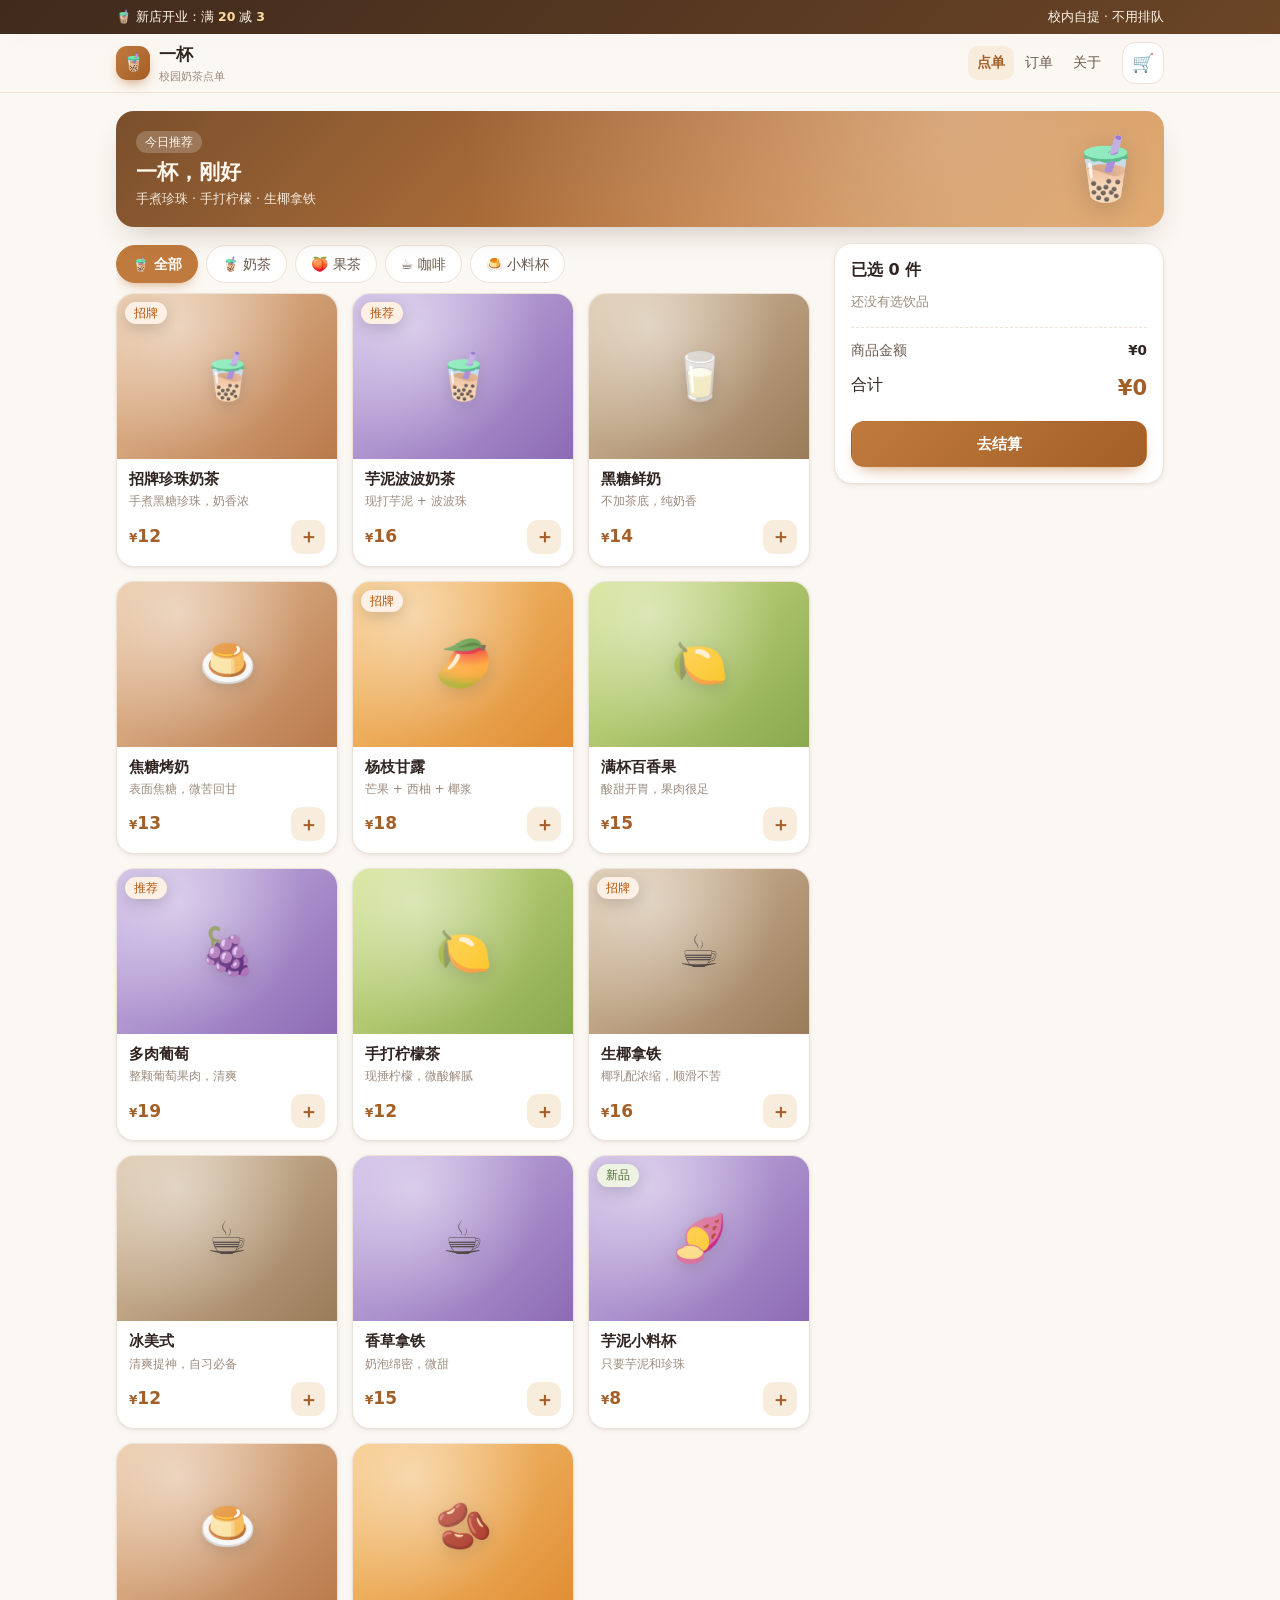
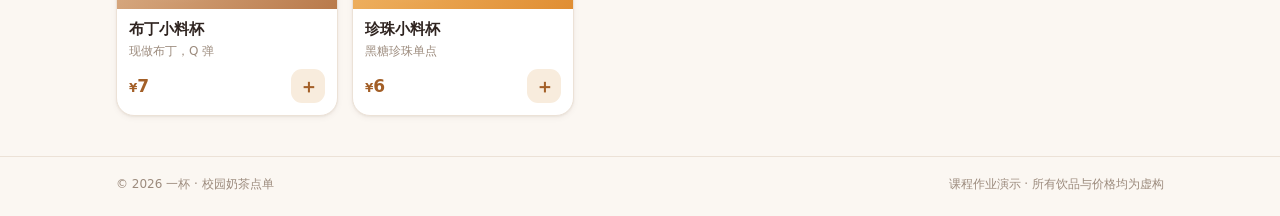
<file: index.html>
<!DOCTYPE html>
<html lang="zh-CN">
<head>
  <meta charset="UTF-8">
  <meta name="viewport" content="width=device-width, initial-scale=1, viewport-fit=cover">
  <title>一杯 · 校园奶茶点单</title>
  <meta name="description" content="校园奶茶线上点单：选规格、加购物车、满 20 减 3，下单后出取餐号。">
  <link rel="icon" href="data:image/svg+xml,<svg xmlns=%22http://www.w3.org/2000/svg%22 viewBox=%220 0 100 100%22><text y=%22.9em%22 font-size=%2290%22>🧋</text></svg>">
  <link rel="stylesheet" href="css/style.css">
</head>
<body data-page="index">

  <div class="promo">
    <div class="app-container">
      <span>🧋 新店开业：满 <b>20</b> 减 <b>3</b></span>
      <span>校内自提 · 不用排队</span>
    </div>
  </div>

  <header class="site-header">
    <div class="app-container">
      <a class="brand" href="index.html">
        <span class="brand-logo">🧋</span>
        <span>一杯<small>校园奶茶点单</small></span>
      </a>
      <nav class="main-nav">
        <a href="index.html">点单</a>
        <a href="history.html">订单</a>
        <a href="about.html">关于</a>
      </nav>
      <a class="cart-btn" href="cart.html" aria-label="购物车">
        🛒<span class="cart-badge js-cart-badge">0</span>
      </a>
    </div>
  </header>

  <main class="app-container page">

    <div class="shop-hero">
      <div>
        <span class="tag">今日推荐</span>
        <h1>一杯，刚好</h1>
        <p>手煮珍珠 · 手打柠檬 · 生椰拿铁</p>
      </div>
      <div class="big">🧋</div>
    </div>

    <div class="shop-layout">
      <div>
        <div class="chips" id="chips"></div>
        <div class="drink-grid" id="drinkGrid"></div>
      </div>

      <aside class="cart-panel" id="cartPanel">
        <h3>已选 <span id="panelCount">0</span> 件</h3>
        <div class="mini" id="panelItems"></div>
        <div class="totals" id="panelTotals"></div>
      </aside>
    </div>
  </main>

  <div class="cart-bar" id="cartBar">
    <div class="info">
      <div class="sum" id="barSum">¥0</div>
      <div class="hint" id="barHint">还没选饮品</div>
    </div>
    <a class="btn btn-primary" href="cart.html" id="barCheckout">去结算</a>
  </div>

  <footer class="site-footer">
    <div class="app-container">
      <span>© <span class="js-year">2026</span> 一杯 · 校园奶茶点单</span>
      <span>课程作业演示 · 所有饮品与价格均为虚构</span>
    </div>
  </footer>

  <script src="js/data.js"></script>
  <script src="js/app.js"></script>
</body>
</html>
</file>
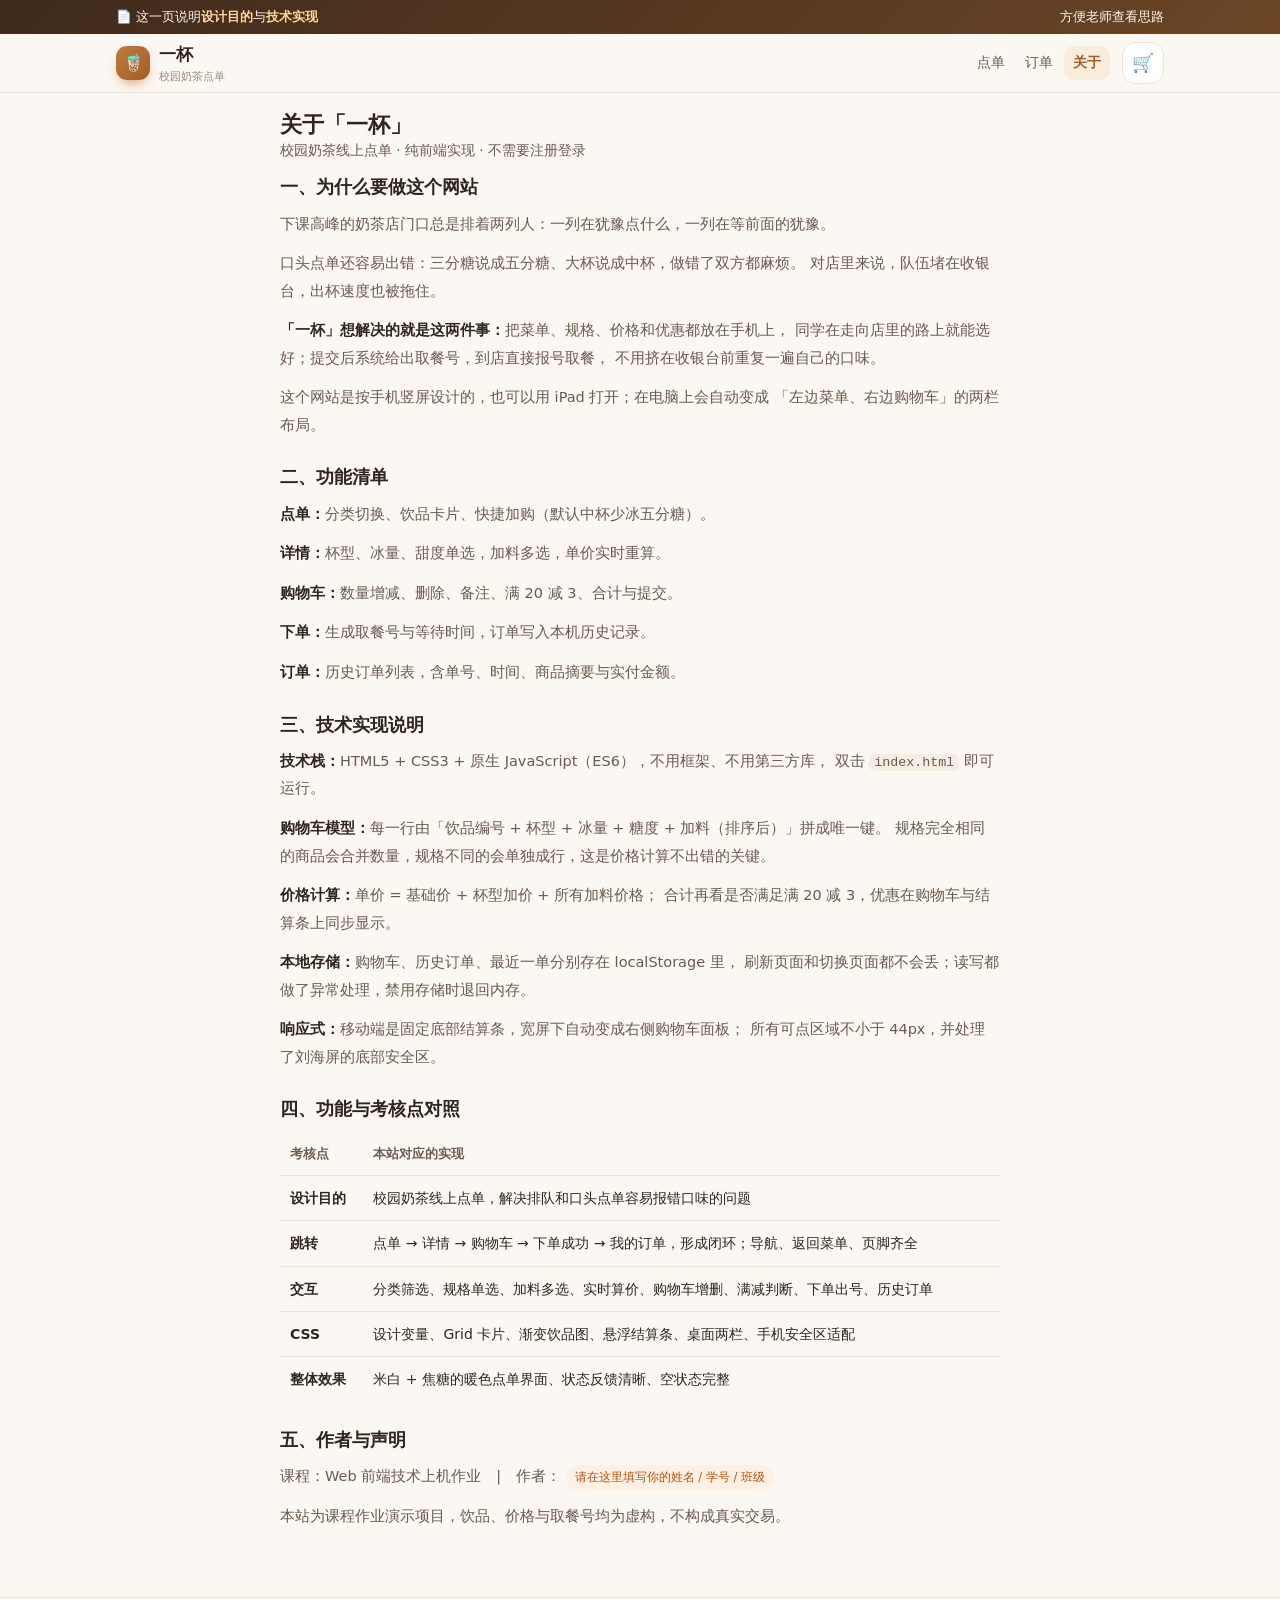
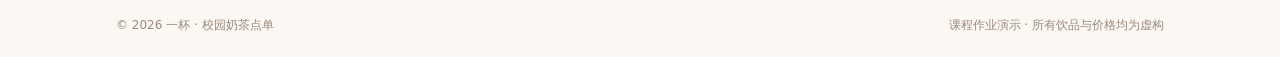
<file: about.html>
<!DOCTYPE html>
<html lang="zh-CN">
<head>
  <meta charset="UTF-8">
  <meta name="viewport" content="width=device-width, initial-scale=1, viewport-fit=cover">
  <title>关于本站 - 一杯</title>
  <meta name="description" content="一杯的点单目的、功能清单、技术实现与考核点对照。">
  <link rel="icon" href="data:image/svg+xml,<svg xmlns=%22http://www.w3.org/2000/svg%22 viewBox=%220 0 100 100%22><text y=%22.9em%22 font-size=%2290%22>🧋</text></svg>">
  <link rel="stylesheet" href="css/style.css">
</head>
<body data-page="about">

  <div class="promo">
    <div class="app-container">
      <span>📄 这一页说明<b>设计目的</b>与<b>技术实现</b></span>
      <span>方便老师查看思路</span>
    </div>
  </div>

  <header class="site-header">
    <div class="app-container">
      <a class="brand" href="index.html">
        <span class="brand-logo">🧋</span>
        <span>一杯<small>校园奶茶点单</small></span>
      </a>
      <nav class="main-nav">
        <a href="index.html">点单</a>
        <a href="history.html">订单</a>
        <a href="about.html">关于</a>
      </nav>
      <a class="cart-btn" href="cart.html" aria-label="购物车">
        🛒<span class="cart-badge js-cart-badge">0</span>
      </a>
    </div>
  </header>

  <main class="app-container page">
    <div style="max-width:720px;margin:0 auto">

      <div class="page-head">
        <h1>关于「一杯」</h1>
        <p class="sub">校园奶茶线上点单 · 纯前端实现 · 不需要注册登录</p>
      </div>

      <section class="section">
        <div class="section-head"><h2>一、为什么要做这个网站</h2></div>
        <div class="prose">
          <p>下课高峰的奶茶店门口总是排着两列人：一列在犹豫点什么，一列在等前面的犹豫。</p>
          <p>口头点单还容易出错：三分糖说成五分糖、大杯说成中杯，做错了双方都麻烦。
            对店里来说，队伍堵在收银台，出杯速度也被拖住。</p>
          <p><b>「一杯」想解决的就是这两件事：</b>把菜单、规格、价格和优惠都放在手机上，
            同学在走向店里的路上就能选好；提交后系统给出取餐号，到店直接报号取餐，
            不用挤在收银台前重复一遍自己的口味。</p>
          <p>这个网站是按手机竖屏设计的，也可以用 iPad 打开；在电脑上会自动变成
            「左边菜单、右边购物车」的两栏布局。</p>
        </div>
      </section>

      <section class="section">
        <div class="section-head"><h2>二、功能清单</h2></div>
        <div class="prose">
          <p><b>点单：</b>分类切换、饮品卡片、快捷加购（默认中杯少冰五分糖）。</p>
          <p><b>详情：</b>杯型、冰量、甜度单选，加料多选，单价实时重算。</p>
          <p><b>购物车：</b>数量增减、删除、备注、满 20 减 3、合计与提交。</p>
          <p><b>下单：</b>生成取餐号与等待时间，订单写入本机历史记录。</p>
          <p><b>订单：</b>历史订单列表，含单号、时间、商品摘要与实付金额。</p>
        </div>
      </section>

      <section class="section">
        <div class="section-head"><h2>三、技术实现说明</h2></div>
        <div class="prose">
          <p><b>技术栈：</b>HTML5 + CSS3 + 原生 JavaScript（ES6），不用框架、不用第三方库，
            双击 <code>index.html</code> 即可运行。</p>
          <p><b>购物车模型：</b>每一行由「饮品编号 + 杯型 + 冰量 + 糖度 + 加料（排序后）」拼成唯一键。
            规格完全相同的商品会合并数量，规格不同的会单独成行，这是价格计算不出错的关键。</p>
          <p><b>价格计算：</b>单价 = 基础价 + 杯型加价 + 所有加料价格；
            合计再看是否满足满 20 减 3，优惠在购物车与结算条上同步显示。</p>
          <p><b>本地存储：</b>购物车、历史订单、最近一单分别存在 localStorage 里，
            刷新页面和切换页面都不会丢；读写都做了异常处理，禁用存储时退回内存。</p>
          <p><b>响应式：</b>移动端是固定底部结算条，宽屏下自动变成右侧购物车面板；
            所有可点区域不小于 44px，并处理了刘海屏的底部安全区。</p>
        </div>
      </section>

      <section class="section">
        <div class="section-head"><h2>四、功能与考核点对照</h2></div>
        <table class="map-table">
          <thead>
            <tr><th>考核点</th><th>本站对应的实现</th></tr>
          </thead>
          <tbody>
            <tr><td>设计目的</td><td>校园奶茶线上点单，解决排队和口头点单容易报错口味的问题</td></tr>
            <tr><td>跳转</td><td>点单 → 详情 → 购物车 → 下单成功 → 我的订单，形成闭环；导航、返回菜单、页脚齐全</td></tr>
            <tr><td>交互</td><td>分类筛选、规格单选、加料多选、实时算价、购物车增删、满减判断、下单出号、历史订单</td></tr>
            <tr><td>CSS</td><td>设计变量、Grid 卡片、渐变饮品图、悬浮结算条、桌面两栏、手机安全区适配</td></tr>
            <tr><td>整体效果</td><td>米白 + 焦糖的暖色点单界面、状态反馈清晰、空状态完整</td></tr>
          </tbody>
        </table>
      </section>

      <section class="section">
        <div class="section-head"><h2>五、作者与声明</h2></div>
        <div class="prose">
          <p>课程：Web 前端技术上机作业　|　作者：
            <span class="tag tag-hot">请在这里填写你的姓名 / 学号 / 班级</span></p>
          <p>本站为课程作业演示项目，饮品、价格与取餐号均为虚构，不构成真实交易。</p>
        </div>
      </section>
    </div>
  </main>

  <footer class="site-footer">
    <div class="app-container">
      <span>© <span class="js-year">2026</span> 一杯 · 校园奶茶点单</span>
      <span>课程作业演示 · 所有饮品与价格均为虚构</span>
    </div>
  </footer>

  <script src="js/data.js"></script>
  <script src="js/app.js"></script>
</body>
</html>
</file>
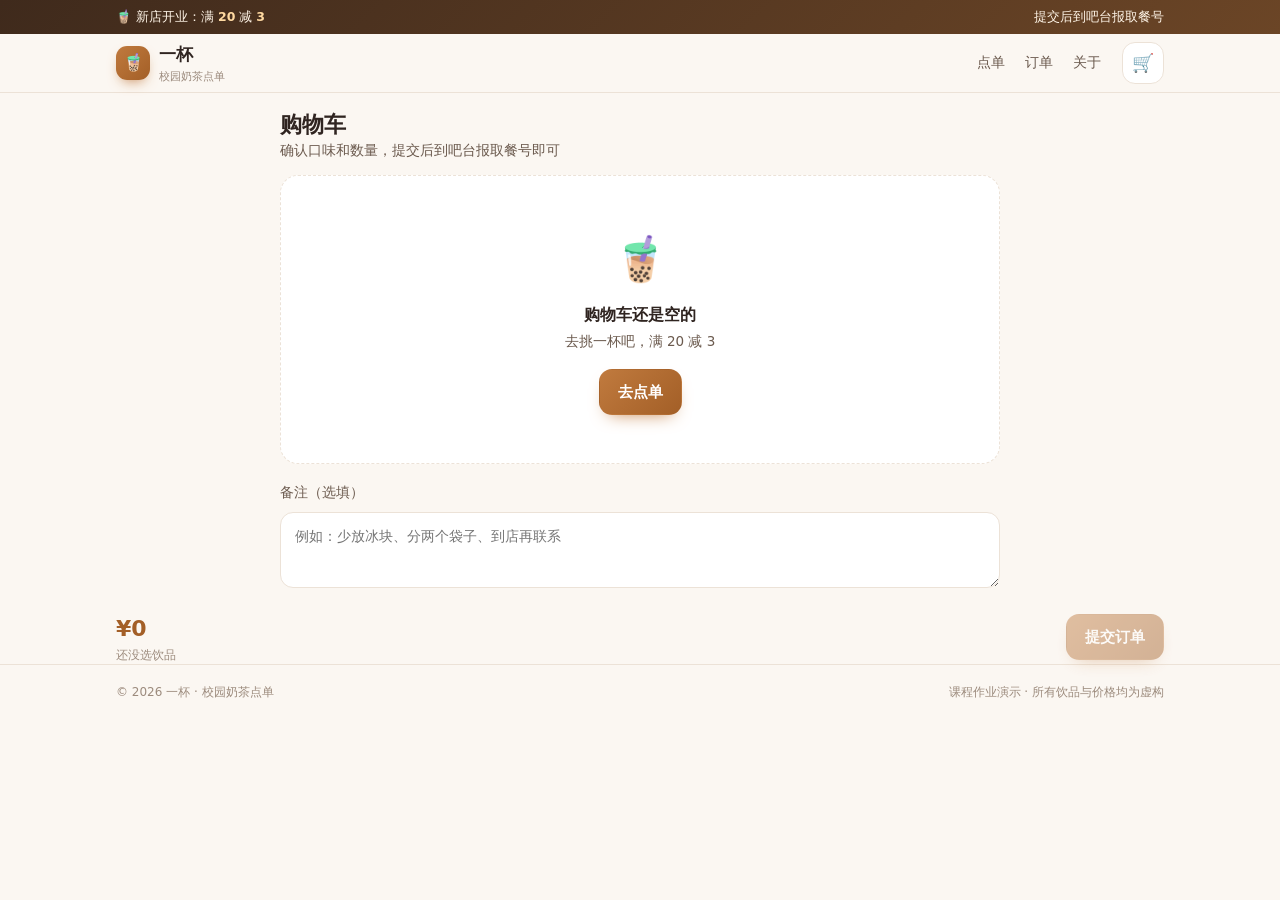
<file: cart.html>
<!DOCTYPE html>
<html lang="zh-CN">
<head>
  <meta charset="UTF-8">
  <meta name="viewport" content="width=device-width, initial-scale=1, viewport-fit=cover">
  <title>购物车 - 一杯</title>
  <meta name="description" content="确认数量、添加备注、查看满减优惠并提交订单。">
  <link rel="icon" href="data:image/svg+xml,<svg xmlns=%22http://www.w3.org/2000/svg%22 viewBox=%220 0 100 100%22><text y=%22.9em%22 font-size=%2290%22>🧋</text></svg>">
  <link rel="stylesheet" href="css/style.css">
</head>
<body data-page="cart">

  <div class="promo">
    <div class="app-container">
      <span>🧋 新店开业：满 <b>20</b> 减 <b>3</b></span>
      <span>提交后到吧台报取餐号</span>
    </div>
  </div>

  <header class="site-header">
    <div class="app-container">
      <a class="brand" href="index.html">
        <span class="brand-logo">🧋</span>
        <span>一杯<small>校园奶茶点单</small></span>
      </a>
      <nav class="main-nav">
        <a href="index.html">点单</a>
        <a href="history.html">订单</a>
        <a href="about.html">关于</a>
      </nav>
      <a class="cart-btn" href="cart.html" aria-label="购物车">
        🛒<span class="cart-badge js-cart-badge">0</span>
      </a>
    </div>
  </header>

  <main class="app-container page cart-page">
    <div class="cart-page-inner">

      <div class="page-head">
        <h1>购物车</h1>
        <p class="sub">确认口味和数量，提交后到吧台报取餐号即可</p>
      </div>

      <div id="cartList"></div>

      <label class="sub" for="noteInput" style="display:block;margin:18px 0 8px">备注（选填）</label>
      <textarea class="note-box" id="noteInput" placeholder="例如：少放冰块、分两个袋子、到店再联系"></textarea>

      <div id="cartTotals" style="margin-top:16px"></div>
    </div>

    <div class="checkout-bar">
      <div class="checkout-inner">
        <div class="sum">
          <b id="checkoutSum">¥0</b>
          <span id="checkoutHint">还没选饮品</span>
        </div>
        <button class="btn btn-primary" id="btnCheckout">提交订单</button>
      </div>
    </div>
  </main>

  <footer class="site-footer">
    <div class="app-container">
      <span>© <span class="js-year">2026</span> 一杯 · 校园奶茶点单</span>
      <span>课程作业演示 · 所有饮品与价格均为虚构</span>
    </div>
  </footer>

  <script src="js/data.js"></script>
  <script src="js/app.js"></script>
</body>
</html>
</file>
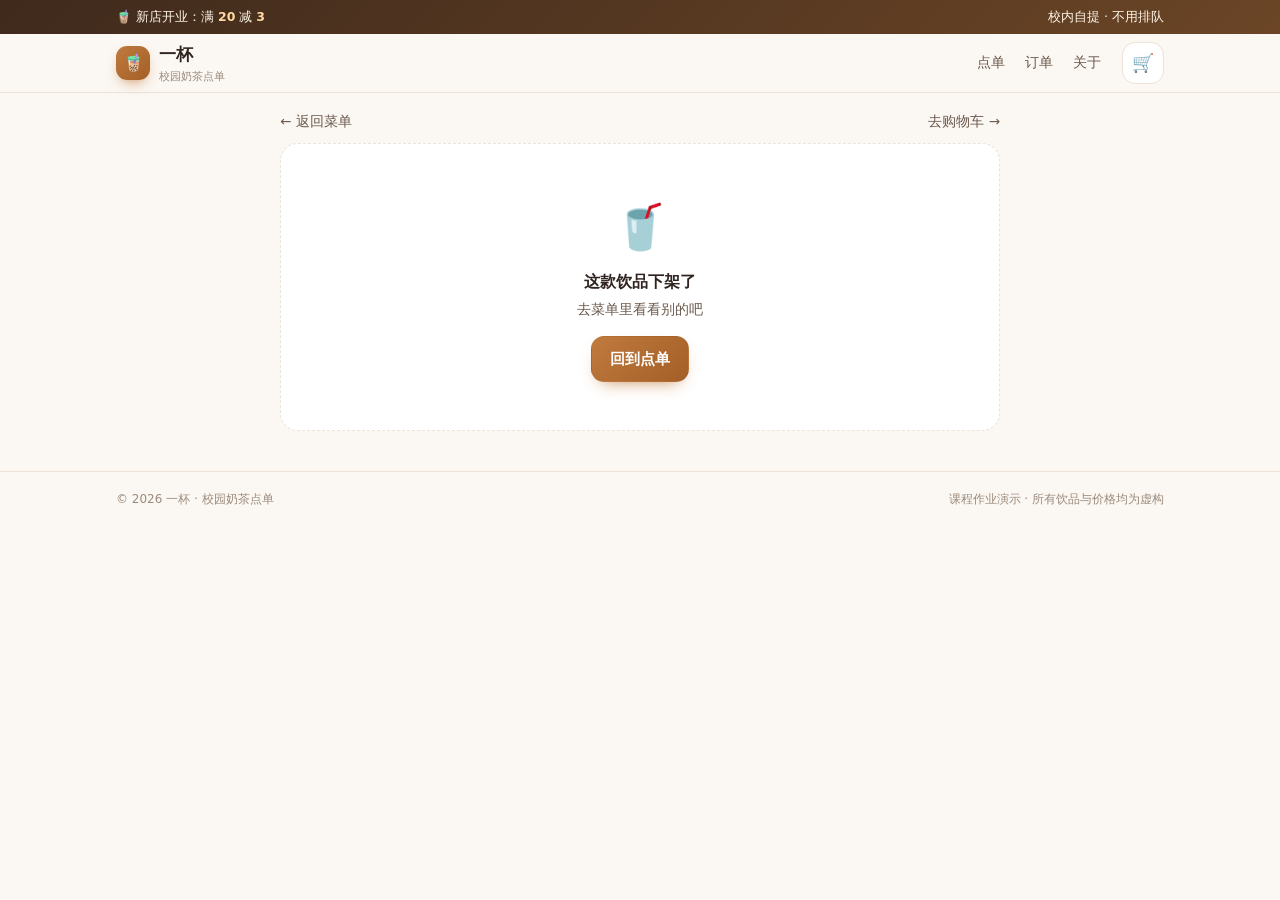
<file: detail.html>
<!DOCTYPE html>
<html lang="zh-CN">
<head>
  <meta charset="UTF-8">
  <meta name="viewport" content="width=device-width, initial-scale=1, viewport-fit=cover">
  <title>饮品详情 - 一杯</title>
  <meta name="description" content="选择杯型、冰量、甜度和加料，价格实时计算。">
  <link rel="icon" href="data:image/svg+xml,<svg xmlns=%22http://www.w3.org/2000/svg%22 viewBox=%220 0 100 100%22><text y=%22.9em%22 font-size=%2290%22>🧋</text></svg>">
  <link rel="stylesheet" href="css/style.css">
</head>
<body data-page="detail">

  <div class="promo">
    <div class="app-container">
      <span>🧋 新店开业：满 <b>20</b> 减 <b>3</b></span>
      <span>校内自提 · 不用排队</span>
    </div>
  </div>

  <header class="site-header">
    <div class="app-container">
      <a class="brand" href="index.html">
        <span class="brand-logo">🧋</span>
        <span>一杯<small>校园奶茶点单</small></span>
      </a>
      <nav class="main-nav">
        <a href="index.html">点单</a>
        <a href="history.html">订单</a>
        <a href="about.html">关于</a>
      </nav>
      <a class="cart-btn" href="cart.html" aria-label="购物车">
        🛒<span class="cart-badge js-cart-badge">0</span>
      </a>
    </div>
  </header>

  <main class="app-container page">
    <div class="detail-page">

      <div class="section-head" style="margin-bottom:10px">
        <a class="more" href="index.html">← 返回菜单</a>
        <a class="more" href="cart.html">去购物车 →</a>
      </div>

      <div id="detailRoot">
        <div class="detail-hero grad-1" id="detailHero"><span id="heroEmoji">🧋</span></div>
        <h1 class="detail-title" id="detailTitle">正在加载…</h1>
        <p class="detail-desc" id="detailDesc"></p>
        <div id="detailTags" style="display:flex;gap:6px;margin-bottom:6px"></div>

        <div class="spec-group">
          <div class="spec-label">杯型</div>
          <div class="opt-row" id="sizes"></div>
        </div>

        <div class="spec-group">
          <div class="spec-label">冰量</div>
          <div class="opt-row" id="ices"></div>
        </div>

        <div class="spec-group">
          <div class="spec-label">甜度</div>
          <div class="opt-row" id="sugars"></div>
        </div>

        <div class="spec-group">
          <div class="spec-label">加料 <span>可多选</span></div>
          <div class="opt-row" id="addons"></div>
        </div>

        <p class="sub" style="margin:18px 0 90px">中杯为基础价，大杯加 ¥3；加料可以任意组合。</p>
      </div>

      <div class="detail-action" id="detailAction" style="display:none">
        <div class="sum">
          <b>¥<span id="priceValue">0</span></b>
          <span>含所选规格</span>
        </div>
        <button class="btn btn-primary" id="btnAdd">加入购物车</button>
      </div>
    </div>
  </main>

  <footer class="site-footer">
    <div class="app-container">
      <span>© <span class="js-year">2026</span> 一杯 · 校园奶茶点单</span>
      <span>课程作业演示 · 所有饮品与价格均为虚构</span>
    </div>
  </footer>

  <script src="js/data.js"></script>
  <script src="js/app.js"></script>
</body>
</html>
</file>
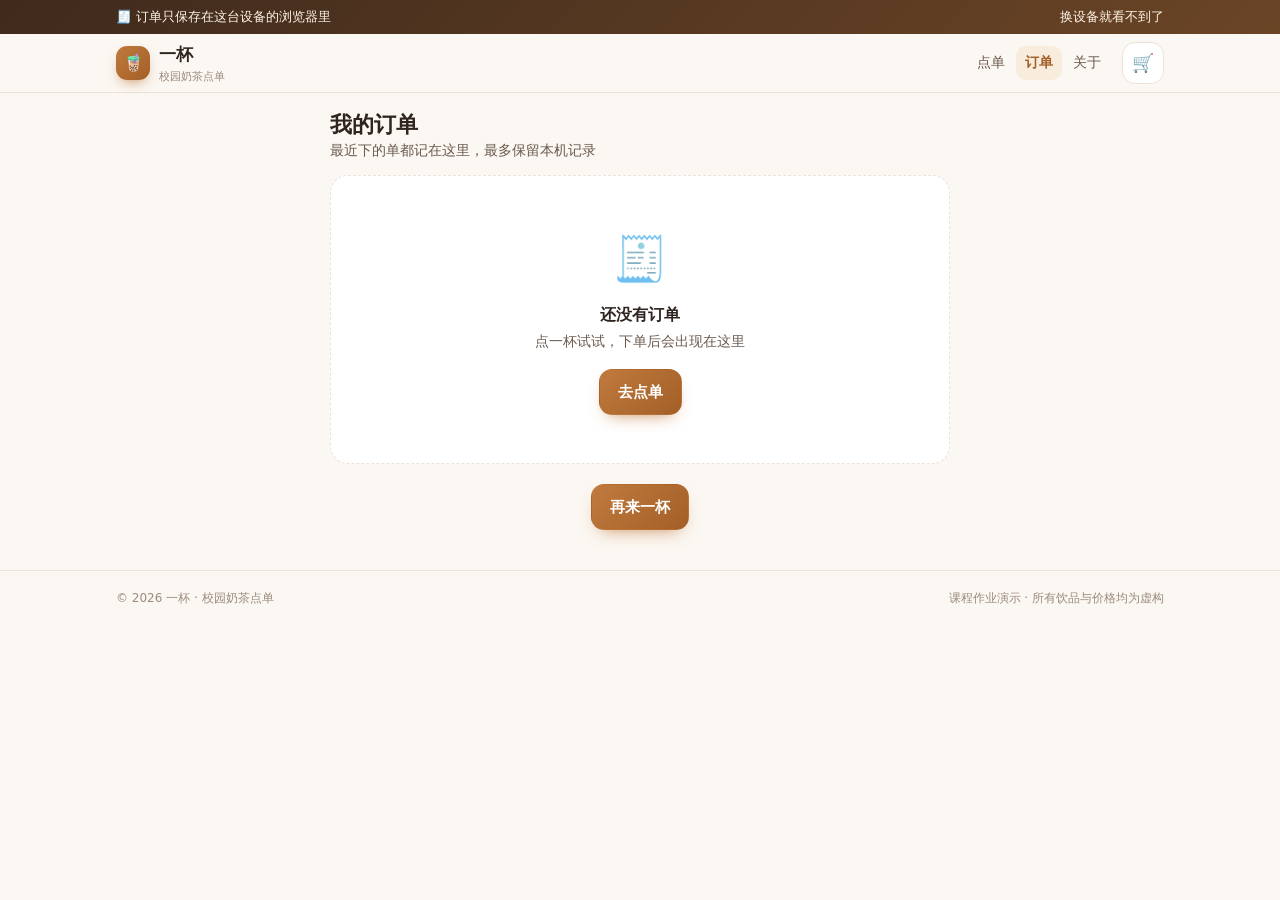
<file: history.html>
<!DOCTYPE html>
<html lang="zh-CN">
<head>
  <meta charset="UTF-8">
  <meta name="viewport" content="width=device-width, initial-scale=1, viewport-fit=cover">
  <title>我的订单 - 一杯</title>
  <meta name="description" content="查看在这台设备上下过的奶茶订单。">
  <link rel="icon" href="data:image/svg+xml,<svg xmlns=%22http://www.w3.org/2000/svg%22 viewBox=%220 0 100 100%22><text y=%22.9em%22 font-size=%2290%22>🧋</text></svg>">
  <link rel="stylesheet" href="css/style.css">
</head>
<body data-page="history">

  <div class="promo">
    <div class="app-container">
      <span>🧾 订单只保存在这台设备的浏览器里</span>
      <span>换设备就看不到了</span>
    </div>
  </div>

  <header class="site-header">
    <div class="app-container">
      <a class="brand" href="index.html">
        <span class="brand-logo">🧋</span>
        <span>一杯<small>校园奶茶点单</small></span>
      </a>
      <nav class="main-nav">
        <a href="index.html">点单</a>
        <a href="history.html">订单</a>
        <a href="about.html">关于</a>
      </nav>
      <a class="cart-btn" href="cart.html" aria-label="购物车">
        🛒<span class="cart-badge js-cart-badge">0</span>
      </a>
    </div>
  </header>

  <main class="app-container page">
    <div style="max-width:620px;margin:0 auto">
      <div class="page-head">
        <h1>我的订单</h1>
        <p class="sub">最近下的单都记在这里，最多保留本机记录</p>
      </div>
      <div id="historyList"></div>
      <div style="text-align:center;margin-top:20px">
        <a class="btn btn-primary" href="index.html">再来一杯</a>
      </div>
    </div>
  </main>

  <footer class="site-footer">
    <div class="app-container">
      <span>© <span class="js-year">2026</span> 一杯 · 校园奶茶点单</span>
      <span>课程作业演示 · 所有饮品与价格均为虚构</span>
    </div>
  </footer>

  <script src="js/data.js"></script>
  <script src="js/app.js"></script>
</body>
</html>
</file>
<file: css/style.css>
/* ==========================================================
   一杯 · 校园奶茶点单   公共样式
   移动端优先；≥900px 切换为「左菜单 + 右购物车」两栏
   ========================================================== */

:root {
  --bg: #fbf7f2;
  --surface: #ffffff;
  --surface-2: #f5ede4;
  --ink: #2f2420;
  --ink-2: #6b5a4e;
  --muted: #9c8b7d;
  --border: #ece2d7;

  --brand: #c07a3e;
  --brand-2: #a35f27;
  --brand-soft: #f8ecdd;
  --matcha: #7d9b62;
  --matcha-soft: #eef3e4;
  --danger: #b42318;
  --gold: #d99a1b;

  --radius: 18px;
  --radius-sm: 13px;
  --pill: 999px;
  --shadow-1: 0 1px 2px rgba(72, 48, 28, .06), 0 2px 6px rgba(72, 48, 28, .05);
  --shadow-2: 0 14px 30px -12px rgba(72, 48, 28, .28);
  --ease: cubic-bezier(.22, .61, .36, 1);
  --header-h: 58px;
}

* { box-sizing: border-box; }

html {
  -webkit-text-size-adjust: 100%;
  /* 移动端连点按钮时不要触发双击缩放，页面会"突然放大"影响演示 */
  touch-action: manipulation;
}

body {
  margin: 0;
  touch-action: manipulation;
  background: var(--bg);
  color: var(--ink);
  font-family: "PingFang SC", "Microsoft YaHei", "Hiragino Sans GB", "Segoe UI", system-ui, sans-serif;
  font-size: 15px;
  line-height: 1.6;
}

a { color: inherit; text-decoration: none; }
img { max-width: 100%; display: block; }
h1, h2, h3, h4 { margin: 0; line-height: 1.3; font-weight: 700; }
p { margin: 0; }
ul { margin: 0; padding: 0; list-style: none; }
button, input, textarea, select { font: inherit; color: inherit; }
button { border: none; background: none; cursor: pointer; touch-action: manipulation; }
a, button { -webkit-tap-highlight-color: transparent; }
:focus-visible { outline: 2px solid var(--brand); outline-offset: 2px; }

/* ---------- 布局 ---------- */
.app-container {
  width: 100%;
  max-width: 1080px;
  margin: 0 auto;
  padding: 0 16px;
}

/* 只设置上下内边距；写成 padding 简写会把 .app-container 的左右留白一起清零 */
.page {
  padding-top: 18px;
  padding-bottom: calc(96px + env(safe-area-inset-bottom));
}

.section { margin-bottom: 26px; }

.section-head {
  display: flex;
  align-items: baseline;
  justify-content: space-between;
  gap: 12px;
  margin-bottom: 12px;
}

.section-head h2 { font-size: 18px; }
.section-head .more { font-size: 13.5px; color: var(--ink-2); }

.sub { color: var(--ink-2); font-size: 13.5px; }
.muted { color: var(--muted); }

/* ---------- 头部 ---------- */
.site-header {
  position: sticky;
  top: 0;
  z-index: 40;
  background: rgba(251, 247, 242, .92);
  backdrop-filter: saturate(1.4) blur(12px);
  border-bottom: 1px solid var(--border);
}

.site-header .app-container {
  height: var(--header-h);
  display: flex;
  align-items: center;
  gap: 12px;
}

.brand {
  display: flex;
  align-items: center;
  gap: 9px;
  font-size: 17px;
  font-weight: 800;
  white-space: nowrap;
}

.brand-logo {
  width: 34px;
  height: 34px;
  display: grid;
  place-items: center;
  border-radius: 11px;
  background: linear-gradient(135deg, var(--brand), var(--brand-2));
  color: #fff;
  font-size: 17px;
  box-shadow: 0 6px 14px -6px var(--brand);
}

.brand small {
  display: block;
  font-size: 10.5px;
  font-weight: 500;
  color: var(--muted);
}

.main-nav {
  display: flex;
  gap: 2px;
  margin-left: auto;
}

.main-nav a {
  padding: 6px 9px;
  border-radius: 10px;
  font-size: 13.5px;
  color: var(--ink-2);
}

.main-nav a.active { color: var(--brand-2); background: var(--brand-soft); font-weight: 600; }

.cart-btn {
  position: relative;
  width: 42px;
  height: 42px;
  display: grid;
  place-items: center;
  border-radius: 13px;
  border: 1px solid var(--border);
  background: var(--surface);
  font-size: 18px;
  flex: none;
}

.cart-btn:active { transform: scale(.95); }

.cart-badge {
  position: absolute;
  top: -5px;
  right: -5px;
  min-width: 19px;
  height: 19px;
  padding: 0 5px;
  border-radius: var(--pill);
  background: var(--danger);
  color: #fff;
  font-size: 11px;
  font-weight: 700;
  line-height: 19px;
  text-align: center;
  display: none;
}

.cart-badge.show { display: block; animation: pop .32s var(--ease); }

/* ---------- 优惠条 ---------- */
.promo {
  background: linear-gradient(135deg, #3f2a1c, #6b4526);
  color: #fff5e8;
  font-size: 12.5px;
  padding: 7px 0;
}

.promo .app-container { display: flex; justify-content: space-between; gap: 10px; }
.promo b { color: #ffd9a1; }

/* ---------- 首页横幅 ---------- */
.shop-hero {
  position: relative;
  display: flex;
  align-items: center;
  justify-content: space-between;
  gap: 14px;
  padding: 18px 20px;
  border-radius: var(--radius);
  color: #fff8ee;
  background: linear-gradient(135deg, #7a4f2c, var(--brand) 62%, #dc9a55);
  box-shadow: var(--shadow-2);
  overflow: hidden;
  margin-bottom: 16px;
}

.shop-hero::after {
  content: "";
  position: absolute;
  inset: 0;
  background: radial-gradient(circle at 80% 10%, rgba(255, 255, 255, .3), transparent 58%);
}

.shop-hero > * { position: relative; }
.shop-hero h1 { font-size: 21px; margin: 6px 0 2px; }
.shop-hero p { font-size: 12.5px; opacity: .9; }
.shop-hero .big { font-size: 62px; line-height: 1; filter: drop-shadow(0 6px 12px rgba(0, 0, 0, .22)); }
.shop-hero .tag { background: rgba(255, 255, 255, .2); color: #fff8ee; }

.page-head { margin-bottom: 14px; }
.page-head h1 { font-size: 22px; }

.detail-page, .cart-page-inner { max-width: 720px; margin: 0 auto; }

/* ---------- 按钮 / 标签 ---------- */
.btn {
  display: inline-flex;
  align-items: center;
  justify-content: center;
  gap: 7px;
  min-height: 44px;
  padding: 10px 18px;
  border-radius: var(--radius-sm);
  font-size: 15px;
  font-weight: 600;
  border: 1px solid transparent;
  transition: transform .15s var(--ease), filter .2s, background-color .2s, border-color .2s;
}

.btn:active { transform: scale(.98); }
.btn-primary { background: linear-gradient(135deg, var(--brand), var(--brand-2)); color: #fff; box-shadow: 0 8px 18px -10px var(--brand); }
.btn-ghost { background: var(--surface); border-color: var(--border); color: var(--ink); }
.btn-soft { background: var(--brand-soft); color: var(--brand-2); }
.btn-block { width: 100%; }
.btn-sm { min-height: 36px; padding: 6px 12px; font-size: 13.5px; border-radius: 10px; }
.btn[disabled] { opacity: .45; pointer-events: none; }

.tag {
  display: inline-flex;
  align-items: center;
  gap: 4px;
  padding: 2px 9px;
  border-radius: var(--pill);
  font-size: 11.5px;
  background: var(--surface-2);
  color: var(--ink-2);
}

.tag-hot { background: #fff0e6; color: #b45309; }
.tag-new { background: var(--matcha-soft); color: #4d6b34; }

/* ---------- 分类 chips ---------- */
.chips {
  display: flex;
  gap: 8px;
  overflow-x: auto;
  padding: 2px 0 10px;
  scrollbar-width: none;
  -webkit-overflow-scrolling: touch;
}

.chips::-webkit-scrollbar { display: none; }

.chip {
  flex: none;
  min-height: 38px;
  padding: 7px 15px;
  border-radius: var(--pill);
  border: 1px solid var(--border);
  background: var(--surface);
  color: var(--ink-2);
  font-size: 14px;
  transition: all .2s var(--ease);
}

.chip.active {
  background: var(--brand);
  border-color: var(--brand);
  color: #fff;
  font-weight: 600;
  box-shadow: 0 6px 14px -8px var(--brand);
}

/* ---------- 饮品卡片 ---------- */
.shop-layout { display: block; }

.drink-grid {
  display: grid;
  grid-template-columns: repeat(2, 1fr);
  gap: 12px;
}

.drink-card {
  position: relative;
  background: var(--surface);
  border: 1px solid var(--border);
  border-radius: var(--radius);
  overflow: hidden;
  box-shadow: var(--shadow-1);
  animation: fadeUp .4s var(--ease) backwards;
  animation-delay: calc(var(--i, 0) * 40ms);
}

.drink-thumb {
  position: relative;
  aspect-ratio: 4 / 3;
  display: grid;
  place-items: center;
  font-size: 46px;
  overflow: hidden;
}

.drink-thumb::after {
  content: "";
  position: absolute;
  inset: 0;
  background: radial-gradient(circle at 28% 20%, rgba(255, 255, 255, .45), transparent 62%);
}

.drink-thumb span { position: relative; filter: drop-shadow(0 4px 8px rgba(0, 0, 0, .16)); }

.grad-1 { background: linear-gradient(135deg, #e8c39e, #b97a4b); }
.grad-2 { background: linear-gradient(135deg, #c9b6e4, #8d6bb5); }
.grad-3 { background: linear-gradient(135deg, #d9c3a5, #9a7b5a); }
.grad-4 { background: linear-gradient(135deg, #f6c47a, #e08e33); }
.grad-5 { background: linear-gradient(135deg, #cfe08a, #8aa94e); }

.drink-body { padding: 10px 12px 12px; }
.drink-name { font-size: 15px; font-weight: 700; line-height: 1.35; }
.drink-desc {
  font-size: 12px;
  color: var(--muted);
  margin-top: 3px;
  overflow: hidden;
  text-overflow: ellipsis;
  white-space: nowrap;
}

.drink-foot {
  display: flex;
  align-items: center;
  justify-content: space-between;
  margin-top: 8px;
}

.price { color: var(--brand-2); font-weight: 800; font-size: 17px; font-variant-numeric: tabular-nums; }
.price i { font-style: normal; font-size: 12px; }

.add-btn {
  width: 34px;
  height: 34px;
  border-radius: 11px;
  display: grid;
  place-items: center;
  background: var(--brand-soft);
  color: var(--brand-2);
  font-size: 19px;
  font-weight: 700;
  position: relative;
  z-index: 2;
  transition: transform .15s var(--ease), background-color .2s;
}

.add-btn:active { transform: scale(.88); background: var(--brand); color: #fff; }

.card-link { position: absolute; inset: 0; z-index: 1; }

.tile-tags {
  position: absolute;
  top: 8px;
  left: 8px;
  display: flex;
  gap: 4px;
  z-index: 2;
}

/* ---------- 移动端底部购物车条 ---------- */
.cart-bar {
  position: fixed;
  left: 0;
  right: 0;
  bottom: 0;
  z-index: 45;
  padding: 10px 16px calc(10px + env(safe-area-inset-bottom));
  background: rgba(255, 255, 255, .96);
  backdrop-filter: blur(12px);
  border-top: 1px solid var(--border);
  display: flex;
  align-items: center;
  gap: 12px;
  box-shadow: 0 -8px 24px -18px rgba(72, 48, 28, .5);
}

.cart-bar .info { flex: 1; min-width: 0; }
.cart-bar .sum { font-weight: 800; font-size: 18px; color: var(--brand-2); font-variant-numeric: tabular-nums; }
.cart-bar .hint { font-size: 11.5px; color: var(--muted); }
.cart-bar .btn { flex: none; padding: 10px 20px; }

/* ---------- 桌面向导栏 ---------- */
.cart-panel {
  display: none;
  background: var(--surface);
  border: 1px solid var(--border);
  border-radius: var(--radius);
  box-shadow: var(--shadow-1);
  padding: 16px;
  align-self: start;
  position: sticky;
  top: calc(var(--header-h) + 14px);
}

.cart-panel h3 { font-size: 16px; margin-bottom: 12px; }
.cart-panel .mini { display: flex; flex-direction: column; gap: 10px; max-height: 42vh; overflow-y: auto; }

.mini-item { display: flex; gap: 10px; align-items: center; font-size: 13px; }
.mini-item .dot {
  width: 34px; height: 34px; border-radius: 10px; display: grid; place-items: center;
  font-size: 18px; flex: none;
}
.mini-item .n { flex: 1; min-width: 0; }
.mini-item .n b { display: block; font-size: 13px; overflow: hidden; text-overflow: ellipsis; white-space: nowrap; }
.mini-item .n span { color: var(--muted); font-size: 11.5px; }

.cart-panel .totals { margin-top: 14px; padding-top: 12px; border-top: 1px dashed var(--border); }

/* ---------- 金额行 ---------- */
.row-line { display: flex; justify-content: space-between; font-size: 13.5px; color: var(--ink-2); margin-bottom: 6px; }
.row-line b { color: var(--ink); font-variant-numeric: tabular-nums; }
.row-line.discount b { color: var(--danger); }
.row-line.total { font-size: 16px; color: var(--ink); margin-top: 10px; }
.row-line.total b { font-size: 21px; color: var(--brand-2); }

/* ---------- 详情页 ---------- */
.detail-hero {
  position: relative;
  height: 210px;
  border-radius: var(--radius);
  display: grid;
  place-items: center;
  font-size: 92px;
  overflow: hidden;
  box-shadow: var(--shadow-1);
  margin-bottom: 16px;
}

.detail-hero::after {
  content: "";
  position: absolute;
  inset: 0;
  background: radial-gradient(circle at 30% 20%, rgba(255, 255, 255, .4), transparent 62%);
}

.detail-hero span { position: relative; filter: drop-shadow(0 8px 18px rgba(0, 0, 0, .2)); }

.detail-title { font-size: 23px; margin-bottom: 6px; }
.detail-desc { color: var(--ink-2); font-size: 14px; margin-bottom: 10px; }

.spec-group { margin-top: 20px; }
.spec-label { font-size: 14px; font-weight: 700; margin-bottom: 9px; display: flex; justify-content: space-between; }
.spec-label span { font-weight: 500; color: var(--muted); font-size: 12.5px; }

.opt-row { display: flex; flex-wrap: wrap; gap: 8px; }

.opt-btn {
  min-height: 40px;
  min-width: 64px;
  padding: 8px 14px;
  border-radius: var(--pill);
  border: 1.5px solid var(--border);
  background: var(--surface);
  color: var(--ink-2);
  font-size: 14px;
  transition: all .18s var(--ease);
}

.opt-btn.active {
  border-color: var(--brand);
  background: var(--brand-soft);
  color: var(--brand-2);
  font-weight: 700;
}

.addon-btn {
  display: flex;
  align-items: center;
  gap: 6px;
  min-height: 40px;
  padding: 8px 13px;
  border-radius: var(--pill);
  border: 1.5px solid var(--border);
  background: var(--surface);
  color: var(--ink-2);
  font-size: 14px;
}

.addon-btn.active {
  border-color: var(--matcha);
  background: var(--matcha-soft);
  color: #4d6b34;
  font-weight: 700;
}

.addon-btn small { color: var(--muted); font-size: 11.5px; }
.addon-btn.active small { color: #5f7a45; }

.detail-action {
  position: fixed;
  left: 0;
  right: 0;
  bottom: 0;
  z-index: 45;
  padding: 10px 16px calc(10px + env(safe-area-inset-bottom));
  background: rgba(255, 255, 255, .97);
  border-top: 1px solid var(--border);
  display: flex;
  align-items: center;
  gap: 14px;
  backdrop-filter: blur(12px);
}

.detail-action .sum { flex: 1; }
.detail-action .sum b { font-size: 22px; color: var(--brand-2); font-variant-numeric: tabular-nums; }
/* 只作用于"含所选规格"那行说明，价格数字是 b 里面的 span，不能被命中 */
.detail-action .sum > span { display: block; font-size: 11.5px; color: var(--muted); }

/* ---------- 购物车 ---------- */
.cart-page { padding-bottom: calc(120px + env(safe-area-inset-bottom)); }

.cart-item {
  display: flex;
  gap: 12px;
  padding: 14px;
  background: var(--surface);
  border: 1px solid var(--border);
  border-radius: var(--radius);
  box-shadow: var(--shadow-1);
  margin-bottom: 12px;
  animation: fadeUp .3s var(--ease) backwards;
}

.cart-thumb {
  width: 64px;
  height: 64px;
  border-radius: 14px;
  display: grid;
  place-items: center;
  font-size: 30px;
  flex: none;
}

.cart-main { flex: 1; min-width: 0; }
.cart-main h3 { font-size: 15px; margin-bottom: 3px; }
.cart-main .opts { font-size: 11.5px; color: var(--muted); line-height: 1.5; }
.cart-main .foot { display: flex; align-items: center; justify-content: space-between; margin-top: 9px; gap: 8px; }

.qty { display: flex; align-items: center; gap: 10px; }
.qty button {
  width: 30px;
  height: 30px;
  border-radius: 9px;
  border: 1px solid var(--border);
  background: var(--surface-2);
  font-size: 16px;
  line-height: 1;
  display: grid;
  place-items: center;
}
.qty button:active { background: var(--brand-soft); }
.qty b { min-width: 18px; text-align: center; font-variant-numeric: tabular-nums; }

.del-btn { font-size: 12.5px; color: var(--muted); padding: 6px 2px; }
.del-btn:active { color: var(--danger); }

.note-box {
  width: 100%;
  min-height: 76px;
  padding: 12px 14px;
  border-radius: var(--radius-sm);
  border: 1px solid var(--border);
  background: var(--surface);
  resize: vertical;
  outline: none;
  font-size: 14px;
}
.note-box:focus { border-color: var(--brand); }

.checkout-bar {
  position: fixed;
  left: 0;
  right: 0;
  bottom: 0;
  z-index: 45;
  padding: 10px 16px calc(10px + env(safe-area-inset-bottom));
  background: rgba(255, 255, 255, .97);
  border-top: 1px solid var(--border);
  backdrop-filter: blur(12px);
}

.checkout-inner { display: flex; align-items: center; gap: 12px; }
.checkout-inner .sum { flex: 1; }
.checkout-inner .sum b { font-size: 22px; color: var(--brand-2); font-variant-numeric: tabular-nums; }
.checkout-inner .sum span { display: block; font-size: 11.5px; color: var(--muted); }

.coupon-hint {
  margin-top: 8px;
  font-size: 12px;
  color: var(--matcha);
  background: var(--matcha-soft);
  border-radius: 10px;
  padding: 7px 11px;
}

/* ---------- 下单成功 ---------- */
.success-wrap { text-align: center; padding: 26px 0 10px; }
.success-icon { font-size: 52px; margin-bottom: 6px; }
.success-wrap h1 { font-size: 22px; margin-bottom: 6px; }

.takeaway {
  margin: 20px auto;
  padding: 22px;
  border-radius: 22px;
  background: linear-gradient(135deg, #3f2a1c, #7a4f2c);
  color: #fff6ea;
  max-width: 340px;
  box-shadow: var(--shadow-2);
}

.takeaway .k { font-size: 12.5px; opacity: .8; letter-spacing: 2px; }
.takeaway .no { font-size: 54px; font-weight: 800; letter-spacing: 4px; line-height: 1.2; font-variant-numeric: tabular-nums; }
.takeaway .wait { font-size: 12.5px; opacity: .85; margin-top: 4px; }

.order-card {
  background: var(--surface);
  border: 1px solid var(--border);
  border-radius: var(--radius);
  box-shadow: var(--shadow-1);
  padding: 16px;
  margin-bottom: 12px;
}

.order-card .top { display: flex; justify-content: space-between; align-items: baseline; margin-bottom: 10px; }
.order-card .no { font-weight: 800; font-size: 16px; color: var(--brand-2); }
.order-card .time { font-size: 11.5px; color: var(--muted); }
.order-card .items { font-size: 13px; color: var(--ink-2); line-height: 1.7; }
.order-card .bottom { display: flex; justify-content: space-between; align-items: center; margin-top: 10px; padding-top: 10px; border-top: 1px dashed var(--border); }

/* ---------- 空状态 / 提示 ---------- */
.empty {
  text-align: center;
  padding: 48px 20px;
  background: var(--surface);
  border: 1px dashed var(--border);
  border-radius: var(--radius);
  color: var(--ink-2);
}
.empty .emoji { font-size: 44px; display: block; margin-bottom: 10px; }
.empty h3 { font-size: 16px; color: var(--ink); margin-bottom: 6px; }
.empty p { font-size: 13.5px; margin-bottom: 16px; }

.toast {
  position: fixed;
  left: 50%;
  bottom: calc(96px + env(safe-area-inset-bottom));
  z-index: 99;
  transform: translate(-50%, 16px);
  padding: 10px 18px;
  border-radius: var(--pill);
  background: rgba(47, 36, 32, .94);
  color: #fff;
  font-size: 13.5px;
  font-weight: 600;
  opacity: 0;
  pointer-events: none;
  transition: opacity .22s, transform .28s var(--ease);
  white-space: nowrap;
  max-width: 90vw;
  overflow: hidden;
  text-overflow: ellipsis;
}
.toast.show { opacity: 1; transform: translate(-50%, 0); }

/* ---------- 页脚 ---------- */
.site-footer {
  border-top: 1px solid var(--border);
  padding: 18px 0 calc(22px + env(safe-area-inset-bottom));
  color: var(--muted);
  font-size: 12px;
}
.site-footer .app-container { display: flex; justify-content: space-between; gap: 10px; flex-wrap: wrap; }

/* ---------- 关于页 ---------- */
.prose p { color: var(--ink-2); font-size: 14.5px; line-height: 1.9; margin-bottom: 12px; }
.prose p b { color: var(--ink); }
.prose code {
  font-family: Consolas, "Cascadia Mono", monospace;
  font-size: .92em;
  background: var(--surface-2);
  border-radius: 6px;
  padding: 1px 5px;
}

.map-table { width: 100%; border-collapse: collapse; font-size: 14px; }
.map-table th, .map-table td { padding: 11px 10px; text-align: left; border-bottom: 1px solid var(--border); }
.map-table th { color: var(--ink-2); font-size: 12.5px; font-weight: 600; }
.map-table td:first-child { font-weight: 700; white-space: nowrap; }
.map-table tr:last-child td { border-bottom: none; }

/* ---------- 响应式 ---------- */
@media (min-width: 620px) {
  .drink-grid { grid-template-columns: repeat(3, 1fr); gap: 14px; }
  .detail-hero { height: 260px; font-size: 110px; }
}

@media (min-width: 900px) {
  .page { padding-bottom: 40px; }
  .shop-layout { display: grid; grid-template-columns: minmax(0, 1fr) 330px; gap: 24px; align-items: start; }
  .cart-bar { display: none; }
  .cart-panel { display: block; }
  .drink-grid { grid-template-columns: repeat(3, 1fr); }
  .detail-hero { height: 300px; }
  .checkout-bar, .detail-action { position: static; background: none; border: none; padding: 0; backdrop-filter: none; }
  .cart-page { padding-bottom: 0; }
  .checkout-wrap { display: grid; grid-template-columns: minmax(0, 1fr) 340px; gap: 24px; align-items: start; }
  .checkout-side { position: sticky; top: calc(var(--header-h) + 14px); background: var(--surface); border: 1px solid var(--border); border-radius: var(--radius); padding: 18px; box-shadow: var(--shadow-1); }
  .detail-wrap { display: grid; grid-template-columns: minmax(0, 1fr) 360px; gap: 24px; align-items: start; }
  .detail-side { position: sticky; top: calc(var(--header-h) + 14px); }
}

@media (max-width: 420px) {
  .brand small { display: none; }
  .main-nav a { padding: 6px 7px; font-size: 13px; }
  .drink-grid { gap: 10px; }
  .drink-name { font-size: 14px; }
}

/* ---------- 动画 ---------- */
@keyframes fadeUp { from { opacity: 0; transform: translateY(10px); } to { opacity: 1; transform: none; } }
@keyframes pop { 0% { transform: scale(.6); } 60% { transform: scale(1.15); } 100% { transform: scale(1); } }
@keyframes bump { 0%, 100% { transform: scale(1); } 40% { transform: scale(1.18); } }

.bump { animation: bump .35s var(--ease); }

@media (prefers-reduced-motion: reduce) {
  * { animation: none !important; transition: none !important; }
}
</file>
